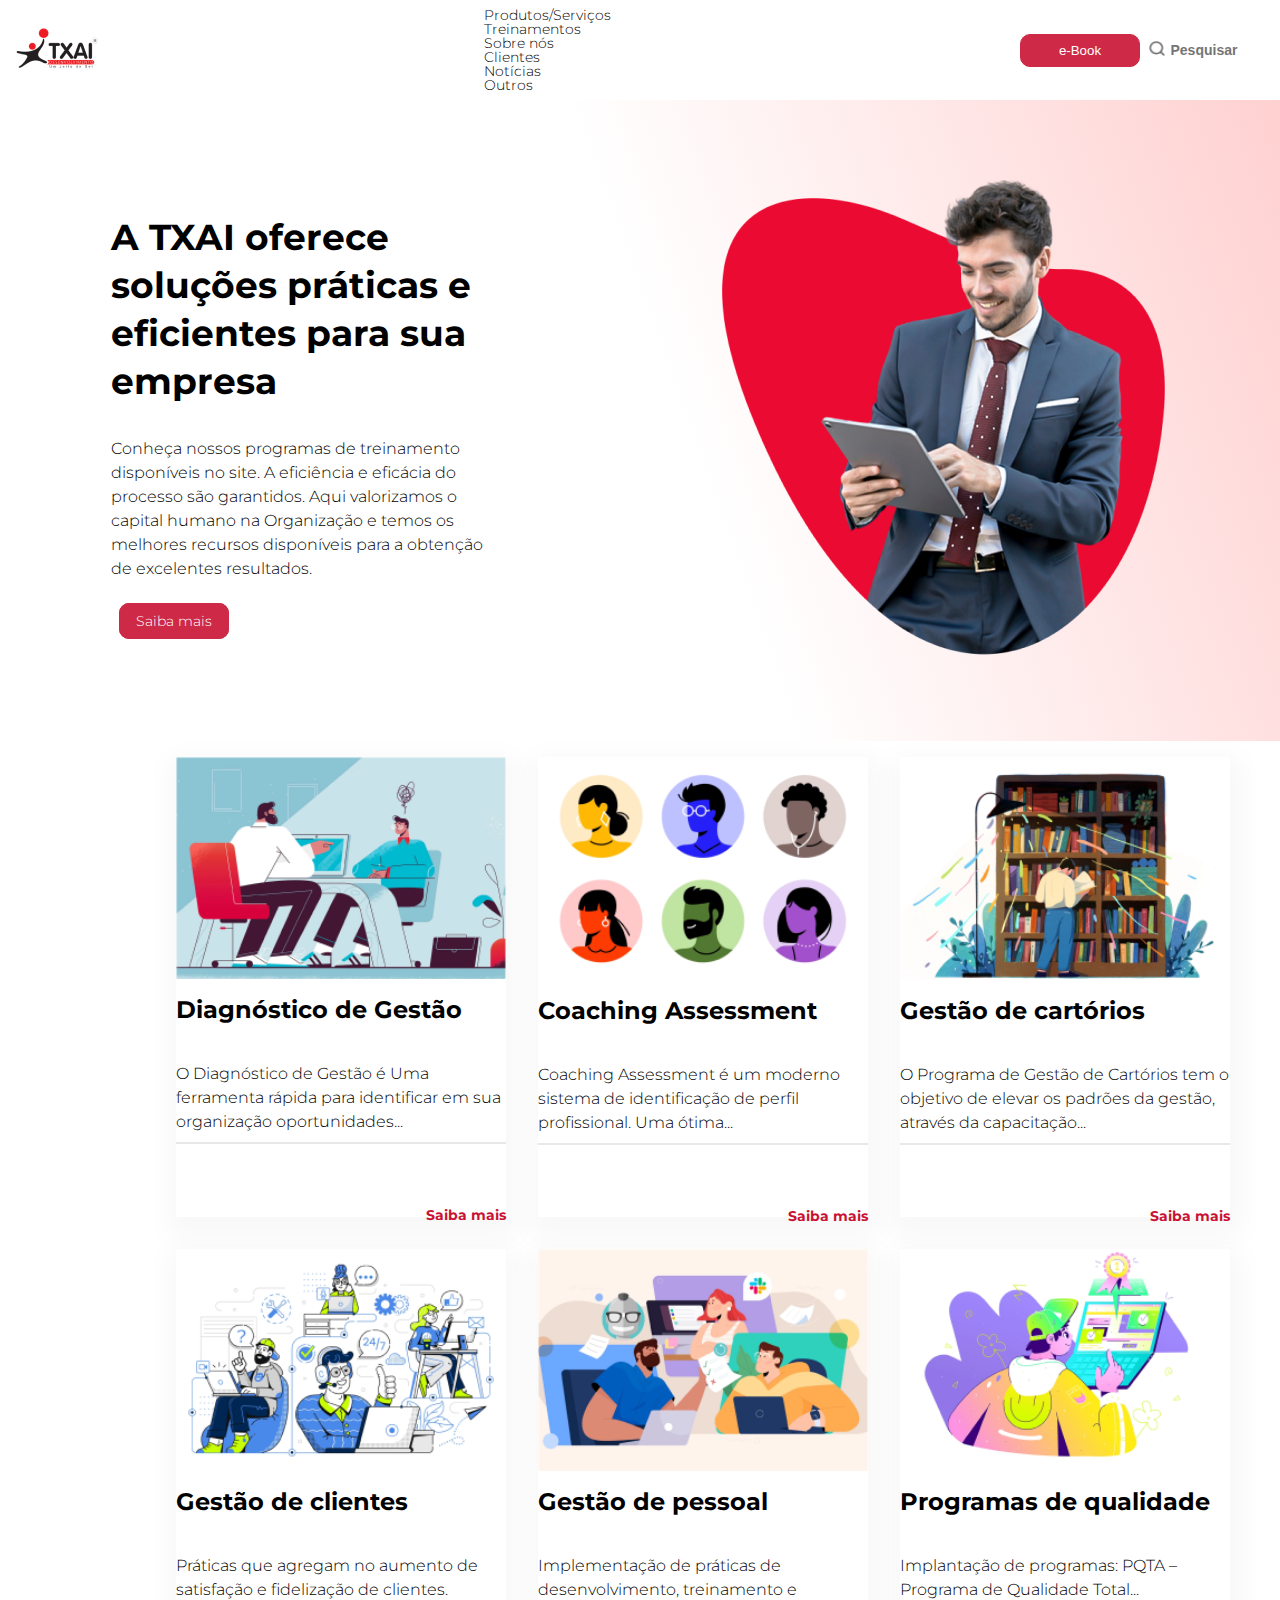
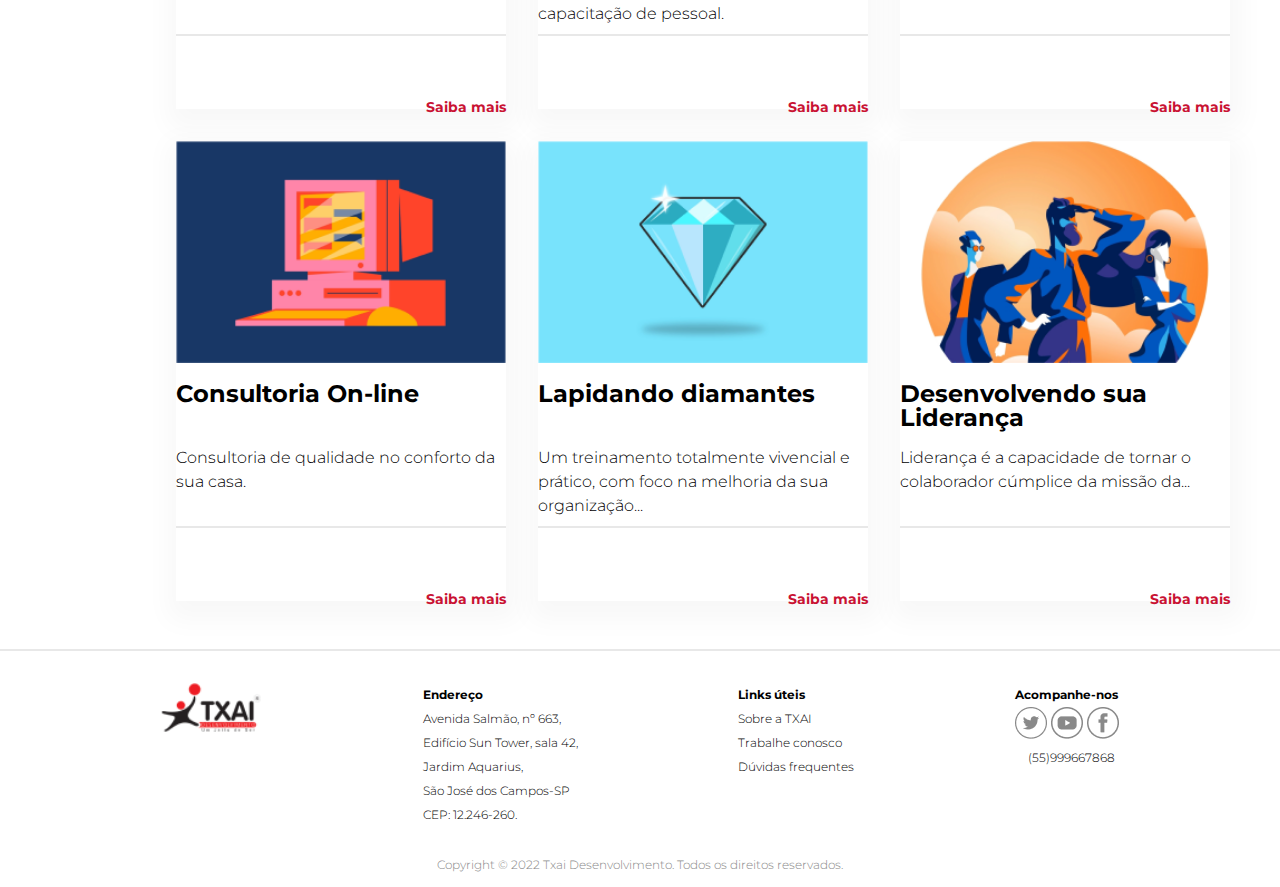
<file: HTML/index.html>
<!DOCTYPE html>
<html lang="en">

<head>
    <meta charset="UTF-8">
    <meta http-equiv="X-UA-Compatible" content="IE=edge">
    <meta name="viewport" content="width=device-width, initial-scale=1.0">
    <link rel="preconnect" href="https://fonts.googleapis.com">
    <link rel="preconnect" href="https://fonts.gstatic.com" crossorigin>
    <link rel="stylesheet" href="/CSS/reset.css">
    <link href="https://fonts.googleapis.com/css2?family=Montserrat:wght@300;700&display=swap" rel="stylesheet">
    <link rel="stylesheet" href="/CSS/body.css">
    <link rel="stylesheet" href="/CSS/cabecalho.css">
    <link rel="stylesheet" href="/CSS/banner.css">
    <link rel="stylesheet" href="/CSS/catalogo.css">
    <link rel="stylesheet" href="/CSS/rodape.css">
    <title>TXAI | Produtos/Serviços</title>
</head>

<body>
    <header class="cabecalho">
        <div class="cabecalho1">
            <img class="cabecalho__logo" src="/IMGS/TXAI LOGO cabeçalho.png" alt="logo da TXAI">
        </div>
        <div class="cabecalho2">
            <a class="cabecalho__links" href="#">Produtos/Serviços</a>
            <a class="cabecalho__links" href="/HTML/treinamentos.html">Treinamentos</a>
            <a class="cabecalho__links" href="#">Sobre nós</a>
            <a class="cabecalho__links" href="#">Clientes</a>
            <a class="cabecalho__links" href="#">Notícias</a>
            <a class="cabecalho__links" href="#">Outros</a>
        </div>
        <div class="cabecalho3">
            <button class="cabecalho__botao">e-Book</button>
            <div class="cabecalho__busca">
                <img src="/IMGS/search.png" alt="Buscar..."/>
                <input type="text" class="cabecalho__pesquisa" placeholder="Pesquisar"/>
              </div>
        </div>
    </header>
    <main class="conteudo">
        <section class="banner">
            <div class="banner__textos">
                <h2 class="banner__titulo">A TXAI oferece soluções
                    práticas e eficientes para
                    sua empresa</h2>
                <p class="banner__paragrafo">Conheça nossos programas de treinamento disponíveis no site. A eficiência e
                    eficácia do processo são garantidos. Aqui valorizamos o capital humano na Organização e temos os
                    melhores recursos disponíveis para a obtenção de excelentes resultados.</p>
                <a class="banner__link">Saiba mais</a>
            </div>
            <div class="banner__imagem">
                <img src="/IMGS/foto-principal-produtos.png" alt="foto de uma rapaz com tablet">
            </div>
        </section>
        <section class="catalogo">
            <article class="card">
                <img class="card__imagem" src="/IMGS/img-discussao-1.png" alt="">
                <h2 class="card__titulo">Diagnóstico de Gestão</h2>
                <p class="card__texto">O Diagnóstico de Gestão é Uma ferramenta rápida para identificar em sua
                    organização oportunidades...</p>
                    <hr class="card__linha">
                <a href="#" class="card__link">Saiba mais</a>
            </article>
            <article class="card">
                <img class="card__imagem" src="/IMGS/imagem-varios-rostos-2.png" alt="">
                <h2 class="card__titulo">Coaching Assessment</h2>
                <p class="card__texto">Coaching Assessment é um moderno sistema de identificação de perfil profissional.
                    Uma ótima...</p>
                    <hr class="card__linha">
                <a href="#" class="card__link">Saiba mais</a>
            </article>
            <article class="card">
                <img class="card__imagem" src="/IMGS/img-estante-livros-3.png" alt="">
                <h2 class="card__titulo">Gestão de cartórios</h2>
                <p class="card__texto">O Programa de Gestão de Cartórios tem o objetivo de elevar os padrões da gestão,
                    através da capacitação...</p>
                    <hr class="card__linha">
                <a href="#" class="card__link">Saiba mais</a>
            </article>
            <article class="card">
                <img class="card__imagem" src="/IMGS/img-ti-4.png" alt="">
                <h2 class="card__titulo">Gestão de clientes</h2>
                <p class="card__texto">Práticas que agregam no aumento de satisfação e fidelização de clientes.</p>
                <hr class="card__linha">
                <a href="#" class="card__link">Saiba mais</a>
            </article>
            <article class="card">
                <img class="card__imagem" src="/IMGS/img-3pessoas-5.png" alt="">
                <h2 class="card__titulo">Gestão de pessoal</h2>
                <p class="card__texto">Implementação de práticas de desenvolvimento, treinamento e capacitação de
                    pessoal.</p>
                    <hr class="card__linha">
                <a href="#" class="card__link">Saiba mais</a>
            </article>
            <article class="card">
                <img class="card__imagem" src="/IMGS/img-not-6.png" alt="">
                <h2 class="card__titulo">Programas de qualidade</h2>
                <p class="card__texto">Implantação de programas: PQTA – Programa de Qualidade Total...</p>
                <hr class="card__linha">
                <a href="#" class="card__link">Saiba mais</a>
            </article>
            <article class="card">
                <img class="card__imagem" src="/IMGS/img-pc-7.png" alt="">
                <h2 class="card__titulo">Consultoria On-line</h2>
                <p class="card__texto">Consultoria de qualidade no conforto da sua casa.</p>
                <hr class="card__linha">
                <a href="#" class="card__link">Saiba mais</a>
            </article>
            <article class="card">
                <img class="card__imagem" src="/IMGS/img-diamante-8.png" alt="">
                <h2 class="card__titulo">Lapidando diamantes</h2>
                <p class="card__texto">Um treinamento totalmente vivencial e prático, com foco na melhoria da sua
                    organização...</p>
                    <hr class="card__linha">
                <a href="#" class="card__link">Saiba mais</a>
            </article>
            <article class="card">
                <img class="card__imagem" src="/IMGS/img-pessoas-9.png" alt="">
                <h2 class="card__titulo">Desenvolvendo sua Liderança</h2>
                <p class="card__texto">Liderança é a capacidade de tornar o colaborador cúmplice da missão da...</p>
                <hr class="card__linha">
                <a href="#" class="card__link">Saiba mais</a>
            </article>
        </section>
    </main>
    <hr class="linha__rodape">
    <footer class="rodape">
    <div class="logo">
        <img class="logo__imagem" src="/IMGS/TXAI LOGO cabeçalho.png" alt="">
    </div>
    <div class="rodape__endereco">
        <h3 class="rodape__endereco-titulo">Endereço</h3>
        <p>Avenida Salmão, nº 663,<br>Edifício Sun Tower, sala 42,<br>Jardim Aquarius, <br>São José dos Campos-SP<br>CEP: 12.246-260.</p>
    </div>
    <div class="rodape__links">
        <ul>
            <li class="rodape__links-uteis">Links úteis</li>
            <li>Sobre a TXAI</li>
            <li>Trabalhe conosco</li>
            <li>Dúvidas frequentes</li>
        </ul>
    </div>
    <div>
        <ul class="rodape__lista">
            <p class="rodape__lista-titulo">Acompanhe-nos</p>
            <li class="rodape__lista-rede-sociais"><img src="/IMGS/twitter.png" alt=""></li>
            <li class="rodape__lista-rede-sociais"><img src="/IMGS/youtube.png" alt=""></li>
            <li class="rodape__lista-rede-sociais"><img src="/IMGS/facebook.png" alt=""></li>
            <p class="rodape__lista-whatsapp"><img src="/IMGS/whatsapp 1 (Traced).png" alt="">(55)999667868</p>
        </ul>
    </div>

    </footer>
    <p class="creditos">Copyright © 2022 Txai Desenvolvimento. Todos os direitos reservados.</p>
</body>

</html>
</file>
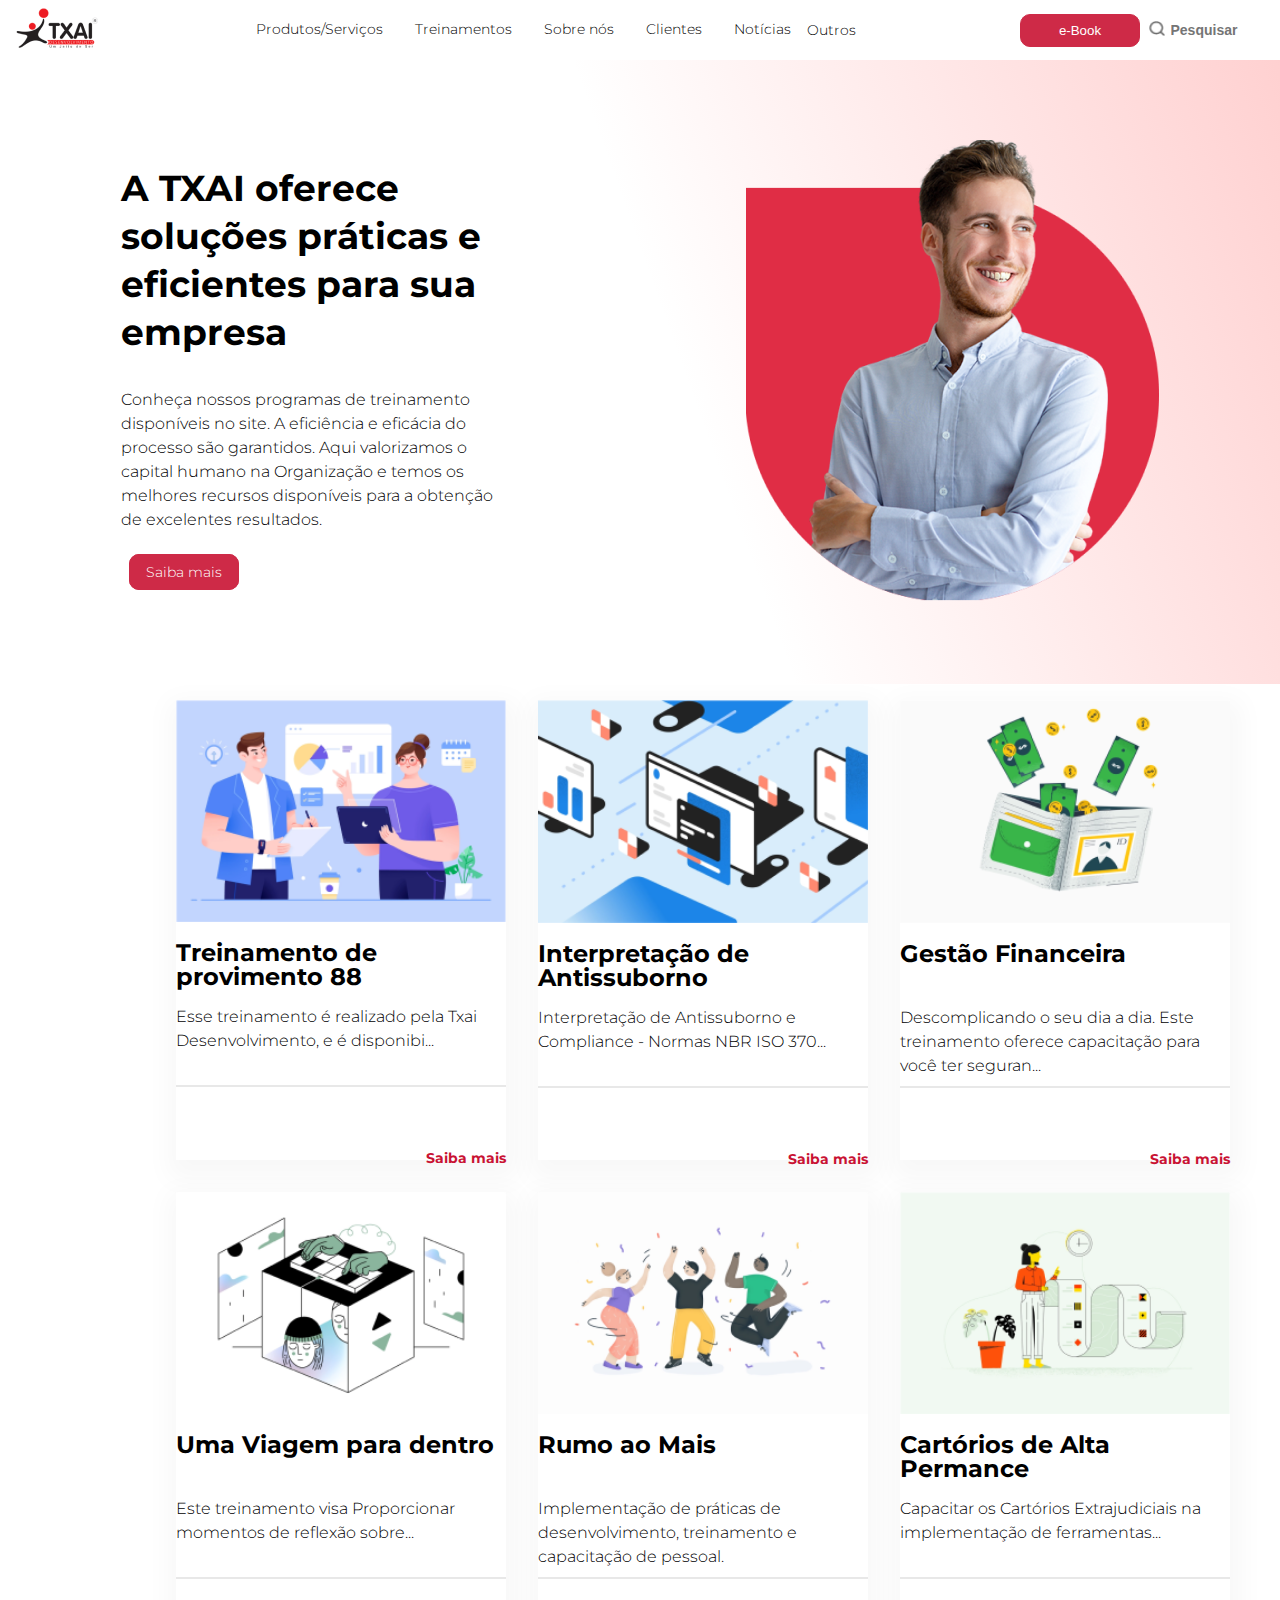
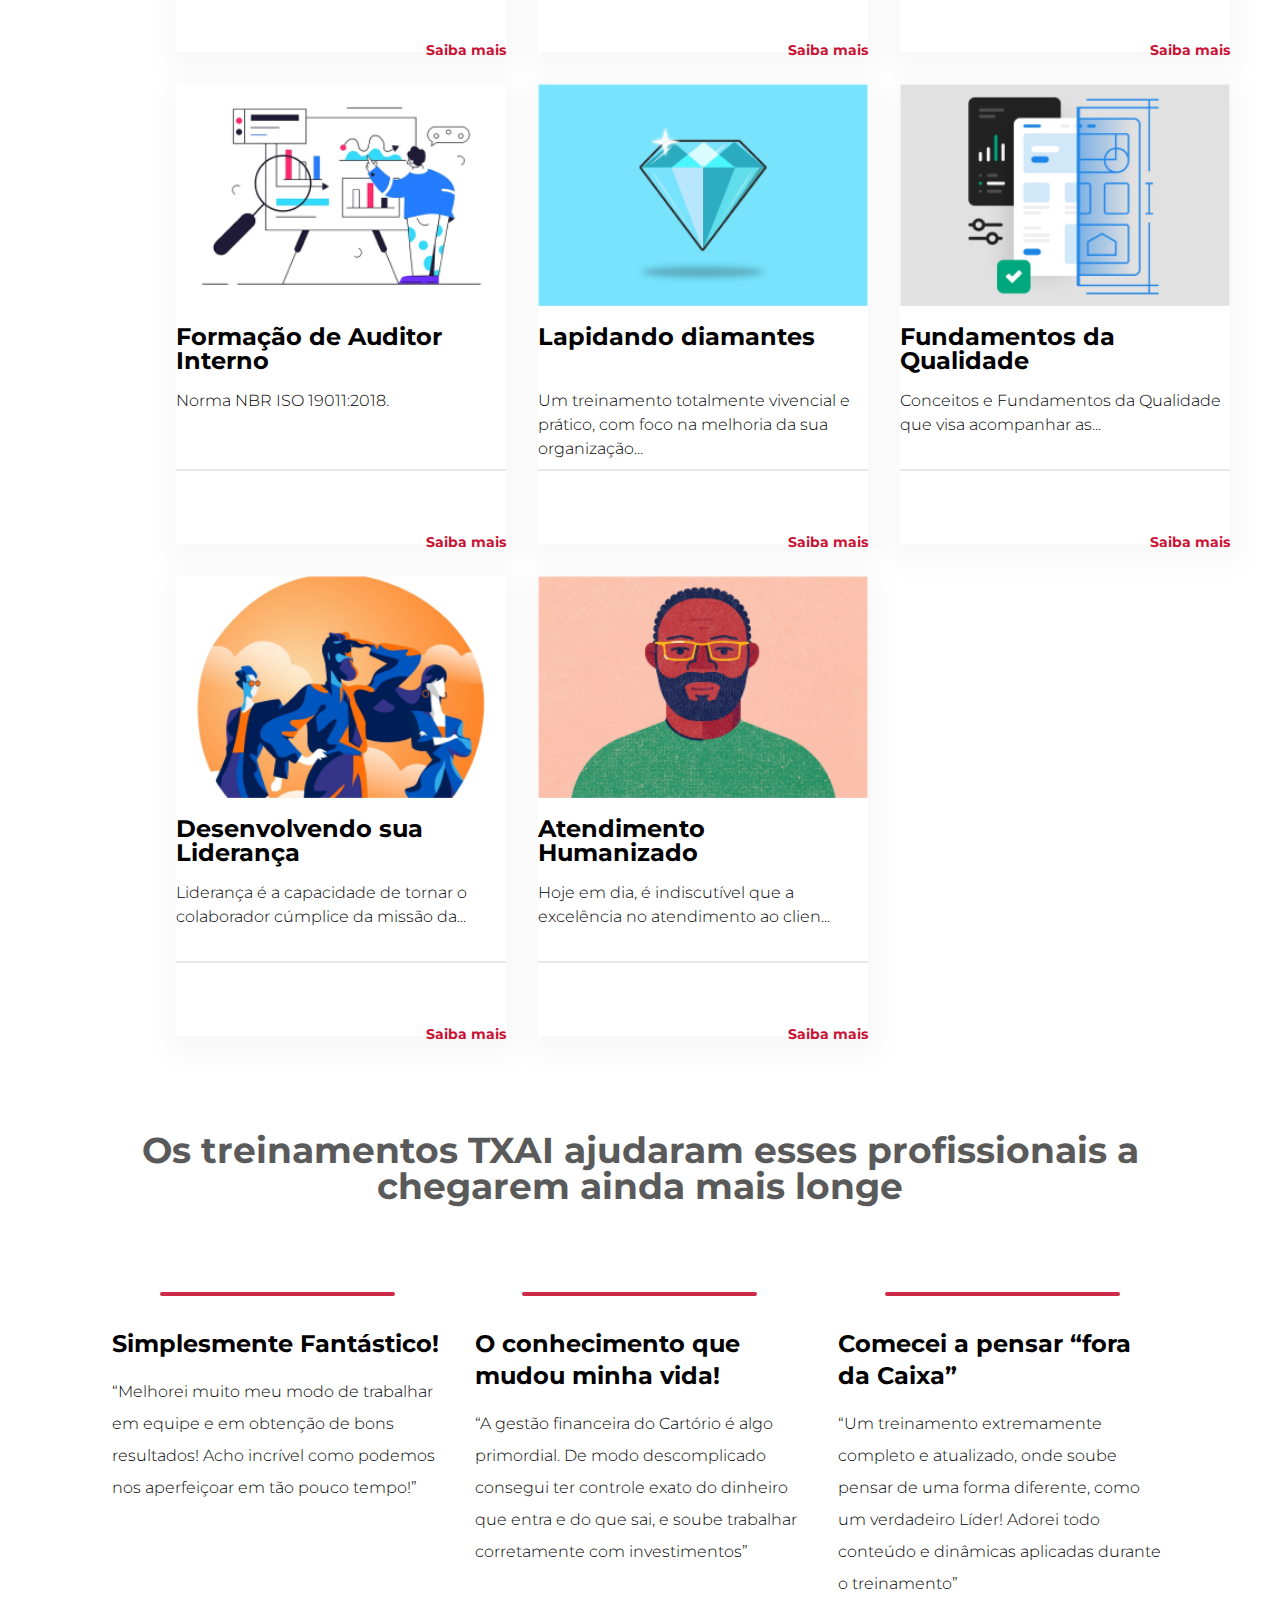
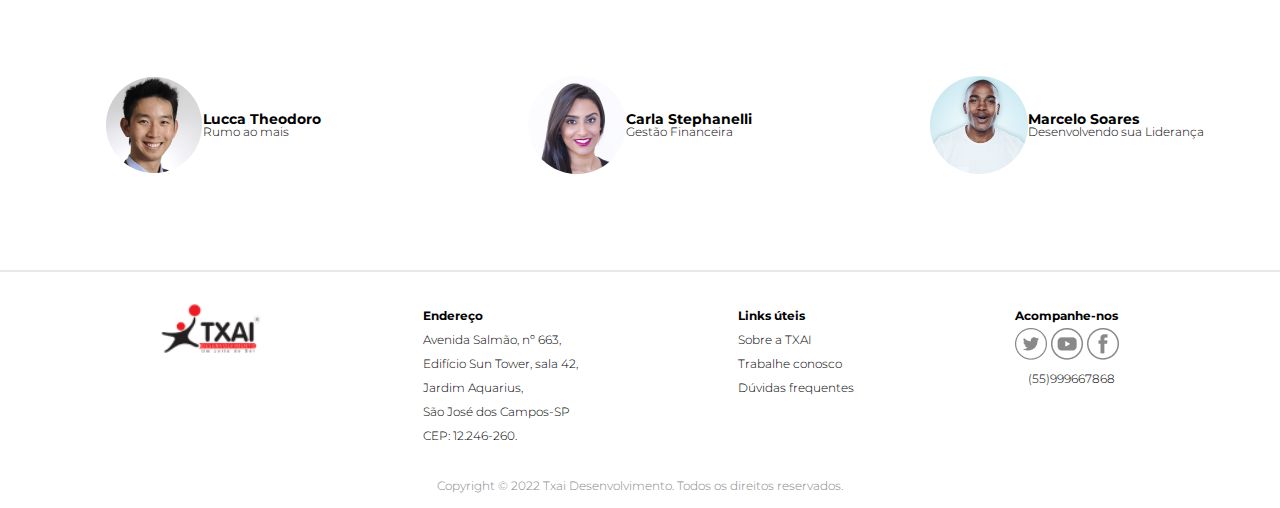
<file: HTML/treinamentos.html>
<!DOCTYPE html>
<html lang="en">
<head>
    <meta charset="UTF-8">
    <meta http-equiv="X-UA-Compatible" content="IE=edge">
    <meta name="viewport" content="width=device-width, initial-scale=1.0">
    <link rel="preconnect" href="https://fonts.googleapis.com">
    <link rel="preconnect" href="https://fonts.gstatic.com" crossorigin>
    <link rel="stylesheet" href="/CSS/reset.css">
    <link href="https://fonts.googleapis.com/css2?family=Montserrat:wght@300;700&display=swap" rel="stylesheet">
    <link rel="stylesheet" href="/CSS/body.css">
    <link rel="stylesheet" href="/CSS/cabecalho.css">
    <link rel="stylesheet" href="/CSS/banner.css">
    <link rel="stylesheet" href="/CSS/catalogo.css">
    <link rel="stylesheet" href="/CSS/comentrios.css">
    <link rel="stylesheet" href="/CSS/rodape.css">
    <title>TXAI | Treinamentos</title>
</head>

<body>
    <header class="cabecalho">
        <div class="cabecalho1">
            <img class="cabecalho__logo" src="/IMGS/TXAI LOGO cabeçalho.png" alt="logo da TXAI">
        </div>
        <nav class="cabecalho2">
            <ul class="menu">
            <li class="cabecalho__lista-link"><a class="cabecalho__links" href="/HTML/index.html">Produtos/Serviços</a></li>
            <li class="cabecalho__lista-link"><a class="cabecalho__links" href="#">Treinamentos</a></li>
            <li class="cabecalho__lista-link"><a class="cabecalho__links" href="#">Sobre nós</a></li>
            <li class="cabecalho__lista-link"><a class="cabecalho__links" href="#">Clientes</a></li>
            <li class="cabecalho__lista-link"><a class="cabecalho__links" href="#">Notícias</a></li>
            <li>
                <a class="cabecalho__links-link sub" href="#">Outros</a>
                <ul>
                    <li><a class="sub" href="#">Clientes</a></li>
                    <li><a class="sub" href="#">Ações  socioambientais</a></li>
                    <li><a class="sub" href="#">Depoimentos</a></li>
                    <li><a class="sub" href="#">Banco de talentos</a></li>
                    <li><a class="sub" href="#">Fale conosco</a></li>
                    <li><a class="sub" href="#">Premiações / Certificações</a></li>
                 </ul>
            </li>
        </ul>
        </nav>
        <div class="cabecalho3">
            <button class="cabecalho__botao">e-Book</button>
            <div class="cabecalho__busca">
                <img src="/IMGS/search.png" alt="Buscar..."/>
                <input type="text" class="cabecalho__pesquisa" placeholder="Pesquisar"/>
              </div>
        </div>
    </header>
    <main class="conteudo">
        <section class="banner">
            <div class="banner__textos">
                <h2 class="banner__titulo">A TXAI oferece soluções
                    práticas e eficientes para
                    sua empresa</h2>
                <p class="banner__paragrafo">Conheça nossos programas de treinamento disponíveis no site. A eficiência e
                    eficácia do processo são garantidos. Aqui valorizamos o capital humano na Organização e temos os
                    melhores recursos disponíveis para a obtenção de excelentes resultados.</p>
                <a class="banner__link">Saiba mais</a>
            </div>
            <div class="banner__imagem">
                <img src="/IMGS/foto-principal-treinamentos.png" alt="foto de uma rapaz com tablet">
            </div>
        </section>
        <section class="catalogo">
            <article class="card">
                <img class="card__imagem" src="/IMGS/Rectangle 36-2.png" alt="">
                <h2 class="card__titulo">Treinamento de provimento 88</h2>
                <p class="card__texto">Esse treinamento é realizado pela Txai Desenvolvimento, e é disponibi...</p>
                    <hr class="card__linha">
                <a href="#" class="card__link">Saiba mais</a>
            </article>
            <article class="card">
                <img class="card__imagem" src="/IMGS/Rectangle 36-1.png" alt="">
                <h2 class="card__titulo">Interpretação de Antissuborno </h2>
                <p class="card__texto">Interpretação de Antissuborno e Compliance - Normas NBR ISO 370...</p>
                    <hr class="card__linha">
                <a href="#" class="card__link">Saiba mais</a>
            </article>
            <article class="card">
                <img class="card__imagem" src="/IMGS/Rectangle 36.png" alt="">
                <h2 class="card__titulo">Gestão Financeira </h2>
                <p class="card__texto">Descomplicando o seu dia a dia. Este treinamento oferece capacitação para você ter seguran...</p>
                    <hr class="card__linha">
                <a href="#" class="card__link">Saiba mais</a>
            </article>
            <article class="card">
                <img class="card__imagem" src="/IMGS/Rectangle 36-3.png" alt="">
                <h2 class="card__titulo">Uma Viagem para dentro</h2>
                <p class="card__texto">Este treinamento visa Proporcionar momentos de reflexão sobre...</p>
                <hr class="card__linha">
                <a href="#" class="card__link">Saiba mais</a>
            </article>
            <article class="card">
                <img class="card__imagem" src="/IMGS/Rectangle 36-7.png" alt="">
                <h2 class="card__titulo">Rumo ao Mais</h2>
                <p class="card__texto">Implementação de práticas de desenvolvimento, treinamento e capacitação de pessoal.</p>
                    <hr class="card__linha">
                <a href="#" class="card__link">Saiba mais</a>
            </article>
            <article class="card">
                <img class="card__imagem" src="/IMGS/Rectangle 36-8.png" alt="">
                <h2 class="card__titulo">Cartórios de Alta Permance</h2>
                <p class="card__texto">Capacitar os Cartórios Extrajudiciais na implementação de ferramentas...</p>
                <hr class="card__linha">
                <a href="#" class="card__link">Saiba mais</a>
            </article>
            <article class="card">
                <img class="card__imagem" src="/IMGS/Rectangle 36-4.png" alt="">
                <h2 class="card__titulo">Formação de Auditor Interno</h2>
                <p class="card__texto">Norma NBR ISO 19011:2018.</p>
                <hr class="card__linha">
                <a href="#" class="card__link">Saiba mais</a>
            </article>
            <article class="card">
                <img class="card__imagem" src="/IMGS/img-diamante-8.png" alt="">
                <h2 class="card__titulo">Lapidando diamantes</h2>
                <p class="card__texto">Um treinamento totalmente vivencial e prático, com foco na melhoria da sua organização...</p>
                    <hr class="card__linha">
                <a href="#" class="card__link">Saiba mais</a>
            </article>
            <article class="card">
                <img class="card__imagem" src="/IMGS/Rectangle 36-6.png" alt="">
                <h2 class="card__titulo">Fundamentos da Qualidade</h2>
                <p class="card__texto">Conceitos e Fundamentos da Qualidade que visa acompanhar as...</p>
                <hr class="card__linha">
                <a href="#" class="card__link">Saiba mais</a>
            </article>
            <article class="card">
                <img class="card__imagem" src="/IMGS/img-pessoas-9.png" alt="">
                <h2 class="card__titulo">Desenvolvendo sua Liderança</h2>
                <p class="card__texto">Liderança é a capacidade de tornar o colaborador cúmplice da missão da...</p>
                <hr class="card__linha">
                <a href="#" class="card__link">Saiba mais</a>
            </article>
            <article class="card">
                <img class="card__imagem" src="/IMGS/Rectangle 36-5.png" alt="">
                <h2 class="card__titulo">Atendimento Humanizado</h2>
                <p class="card__texto">Hoje em dia, é indiscutível que a excelência no atendimento ao clien...</p>
                <hr class="card__linha">
                <a href="#" class="card__link">Saiba mais</a>
            </article>
            
        </section>
    
        <h2 class="titulo__comentario">Os treinamentos TXAI ajudaram esses profissionais a<br> chegarem ainda mais longe</h2>
        <section class="comentario">
            <div>
            <article class="comentario__secao1">
                <hr class="linha">
                <h2 class="comentario__titulo">Simplesmente Fantástico!</h2>
                <p class="comentario__texto">“Melhorei muito meu modo de trabalhar em equipe e em obtenção de bons resultados! Acho incrível como podemos nos aperfeiçoar em tão pouco tempo!”</p>
            </article>
            </div>
            <div>
            <article class="comentario__secao2">
                <hr class="linha">
                <h2 class="comentario__titulo">O conhecimento
                    que mudou minha vida!</h2>
                <p class="comentario__texto">“A gestão financeira do Cartório é algo primordial. De modo descomplicado consegui ter controle exato do dinheiro que entra e do que sai, e soube trabalhar corretamente com investimentos”</p>
            </article>
        </div>
        <div>
            <article class="comentario__secao3">
                <hr class="linha">
                <h2 class="comentario__titulo">Comecei a pensar “fora
                    da Caixa”</h2>
                <p class="comentario__texto">“Um treinamento extremamente completo e atualizado, onde soube pensar de uma forma diferente, como um verdadeiro Líder! Adorei todo conteúdo e dinâmicas aplicadas durante o treinamento”</p>
            </article>
        </div>
    </section>
    <section class="comentario__perfil">
        <div>
        <div class="comentario__perfil1">
            <img src="/IMGS/foto-comentario1.png" alt=""><div><p class="comentario__nome">Lucca Theodoro</p><p class="comentario__empresa">Rumo ao mais</p></div>
        </div>
    </div>
    <div>
        <div class="comentario__perfil2">
            <img src="/IMGS/foto-comentario-2.png" alt=""><div><p class="comentario__nome">Carla Stephanelli</p><p class="comentario__empresa">Gestão Financeira</p></div>
        </div>
    </div>
    <div>
        <div class="comentario__perfil3">
            <img src="/IMGS/foto-comentario-3.png" alt=""><div><p class="comentario__nome">Marcelo Soares</p><p class="comentario__empresa">Desenvolvendo sua Liderança</p></div>
        </div>
    </div>
    </section>
    </main>
    <hr class="linha__rodape">
    <footer class="rodape">
        <div class="logo">
        <img class="logo__imagem" src="/IMGS/TXAI LOGO cabeçalho.png" alt="">
    </div>
    <div class="rodape__endereco">
        <h3 class="rodape__endereco-titulo">Endereço</h3>
        <p>Avenida Salmão, nº 663,<br>Edifício Sun Tower, sala 42,<br>Jardim Aquarius, <br>São José dos Campos-SP<br>CEP: 12.246-260.</p>
    </div>
    <div class="rodape__links">
        <ul>
            <li class="rodape__links-uteis">Links úteis</li>
            <li>Sobre a TXAI</li>
            <li>Trabalhe conosco</li>
            <li>Dúvidas frequentes</li>
        </ul>
    </div>
    <div>
        <ul class="rodape__lista">
            <p class="rodape__lista-titulo">Acompanhe-nos</p>
            <li class="rodape__lista-rede-sociais"><img src="/IMGS/twitter.png" alt=""></li>
            <li class="rodape__lista-rede-sociais"><img src="/IMGS/youtube.png" alt=""></li>
            <li class="rodape__lista-rede-sociais"><img src="/IMGS/facebook.png" alt=""></li>
            <p class="rodape__lista-whatsapp"><img src="/IMGS/whatsapp 1 (Traced).png" alt="">(55)999667868</p>
        </ul>
    </div>

    </footer>
    <p class="creditos">Copyright © 2022 Txai Desenvolvimento. Todos os direitos reservados.</p>
</body>

</html>
</file>
<file: CSS/body.css>
;:root {
    --cor-fonte-principal: #131313
    --cor-links: #717171
    --cor-vermelho-provisorio: #ff2401
}

body {
    font-family: 'Montserrat', sans-serif;
    color: var(--cor-fonte-principal);
    font-weight: 300;
}
</file>
<file: CSS/cabecalho.css>
.cabecalho {
    display: flex;
    justify-content: space-between;
    padding: 0.5rem 1rem;
    align-items: center;
}



.cabecalho__links {
    display: flex;
    text-decoration: none;
    margin: 0 1rem;
    color: var(--cor-links);
    font-size: 14px;
}

.cabecalho__botao {
    margin: 0 .5rem;
    padding: 0.5rem 1rem;
    background-color:#CE2A47;
    color: #ffffff;
    border: 1px solid #CE2A47;
    border-radius: 10px;
    width: 120px;
}

.cabecalho3 {
    margin: 0 1rem;
   display: flex;
}

.cabecalho__busca{
    background-color:transparent;
    width:100px;
    height: 25px;
    display: flex;
}
  
.cabecalho__busca img {
    width: 18%;
    height: 70%;
    padding: 6px 0 0 0;
}
  
.cabecalho__pesquisa{
    background-color:transparent;
    padding: 0 0 0 5px;
    font-size:14px;
    font-weight: 700;
    border:none;
    height:32px;
    width:100px;
}

.cabecalho__links:active{
    color: red;
}

.sub{
    text-decoration: none;
    color: var(--cor-links);
    font-size: 14px;
}

.menu{
    list-style:none;
    float:left;
    }

.menu li{
    position:relative;
    float:left;
   
}

.menu li  ul{
    position:absolute;
    top:25px;
    left:0;
    background-color:#717171;
    display:none;
    Width: 232px;
    Height: 250px;
}

.menu li:hover ul, .menu li.over ul{display:block;}

.menu li ul li{
    display:block;
    margin: 6px 0;
    padding: 12px 0 0 14px;
    color: #ffffff;
    font-size: 14px;
    width: 190px;
}
</file>
<file: CSS/banner.css>
.banner {
    display: flex;
   align-items: center;
    justify-content: space-around;
    background: linear-gradient(250.33deg, #FFA0A0 -49.46%, rgba(196, 196, 196, 0) 47.18%);
    padding: 5rem 0;
}

.banner__textos {
    grid-area: textos;
    width: 30%;
}

.banner__titulo {
   font-weight: 700;
   font-size: 36px;
   line-height: 3rem;
}

.banner__paragrafo {
    line-height: 1.5rem;
    margin: 2rem 0;
}

.banner__imagem {
    grid-area: imagem;
}

.banner__link {
    text-decoration: none;
    font-size: 14px;
    font-weight: 300;
    margin: 0 .5rem;
    padding: 0.5rem 1rem;
    background-color:#CE2A47;
    color: #ffffff;
    border: 1px solid #CE2A47;
    border-radius: 10px;
    width: 110px;
}
</file>
<file: CSS/catalogo.css>
.catalogo {
    display: grid;
    grid-template-columns: 1fr 1fr 1fr;
    padding: 0 10rem;
    justify-items: center;
}

.card {
    Width:330px;
    Height:460px;
    margin: 1rem;
    box-shadow: 2px 10px 25px 10px rgba(0, 0, 0, 0.03);
}

.card__imagem {
    width: 100%;
}

.card__titulo {
    font-weight: 700;
    font-size: 24px;
    margin: 1rem 0;
    line-height: 1.5rem;
    height: 48px;
}

.card__texto {
    font-weight: 300;
    font-size: 16px;
    margin: 0.5rem 0 1rem 0;
    line-height: 1.5rem;
    height: 4rem;
}

.card__linha {
    border: 1px solid #E8E8E8;
}

.card__link {
    text-decoration: none;
    font-size: 14px;
    display: flex;
    justify-content: end;
    margin: 4rem 0;
    color: #C91233;
    font-weight: 700;
}
</file>
<file: CSS/rodape.css>
.rodape {
    display: flex;
    justify-content: space-evenly;
    margin: 2rem 0 0 0;
}

/* RODAPE ENDEREÇO */

.rodape__endereco-titulo {
    font-weight: 700;
}

.rodape__endereco {
    line-height: 24px;
    font-size: 12px;
    
}

/* RODAPE LINKS */

.rodape__links-uteis {
    font-weight: 700;
}

.rodape__links {
    line-height: 24px;
    font-size: 12px;
}

/* RODAPE__LISTA */

.rodape__lista {
    text-align:start;
    line-height: 24px ;
}
.rodape__lista-titulo{
    font-size: 12px;
    font-weight: 700;
}

.rodape__lista-rede-sociais {
    display: flex;
    display: inline;
    margin: .5rem 0;
}

.rodape__lista-whatsapp {
    font-size: 12px;
}

/* RODAPE CREDITOS */

.creditos {
    text-align: center;
    margin: 2rem 0 1rem 0 ;
    color: #898989;
    font-size: 12px;
}

.linha__rodape {
    border: 1px solid #E8E8E8;
    margin: 2rem 0;
}

.logo{
    width: 101px;
    height: 51px;
}

.logo__imagem{
    width:100%;
}
</file>
<file: CSS/comentrios.css>
.titulo__comentario {
    font-size: 36px;
    font-weight: 700;
    color: #5A5A5A;
    text-align: center;
    margin: 5rem 0;
}

.comentario {
    display: grid;
    grid-template-areas: 
        "coluna1"
        "coluna2"
        "coluna3";
    grid-template-columns: 1fr 1fr 1fr;
   grid-template-rows: 30% 70%;
   justify-items: center;
   margin: 0px 6rem
}

.comentario__titulo {
    font-size: 24px;
    font-weight: 700;
    margin: 2rem 0 1rem 0;
}

.comentario__texto {
    font-size: 16px 
}

.linha {
    background-color: #CE2A47;
    border: 2px solid #CE2A47;
    width: 70%;
    border-radius: 2px;
   
}

.comentario__perfil { 
    display: grid;
    grid-template-areas: 
        "perfil1"
        "perfil2"
        "perfil3";
    grid-template-columns: 1fr 1fr 1fr;
    text-align: center;
    margin: 0 0 6rem 0;
}

.comentario__nome {
    font-size: 14px;
    font-weight: 700;
}

.comentario__empresa {
    font-size: 12px;
}

/* COMENTARIO SEÇÔES */

.comentario__secao1 {
    grid-area: coluna1;
    width: 330px;
    height: 384px;
    line-height: 32px;
}
.comentario__secao2 {
    grid-area: coluna2;
    width: 330px;
    height: 384px;
    line-height: 32px;
}

.comentario__secao3 {
    grid-area: coluna3;
    width: 330px;
    height: 384px;
    line-height: 32px;
}

.comentario__perfil1{
    grid-area: perfil1;
    display: flex;
    align-items: center;
    justify-content: center;
    text-align: left;
}

.comentario__perfil2{
    grid-area: perfil2;
    display: flex;
    align-items: center;
    justify-content: center;
    text-align: left;
}

.comentario__perfil3{
    grid-area: perfil3;
    display: flex;
    align-items: center;
    justify-content: center;
    text-align: left;
}
</file>
